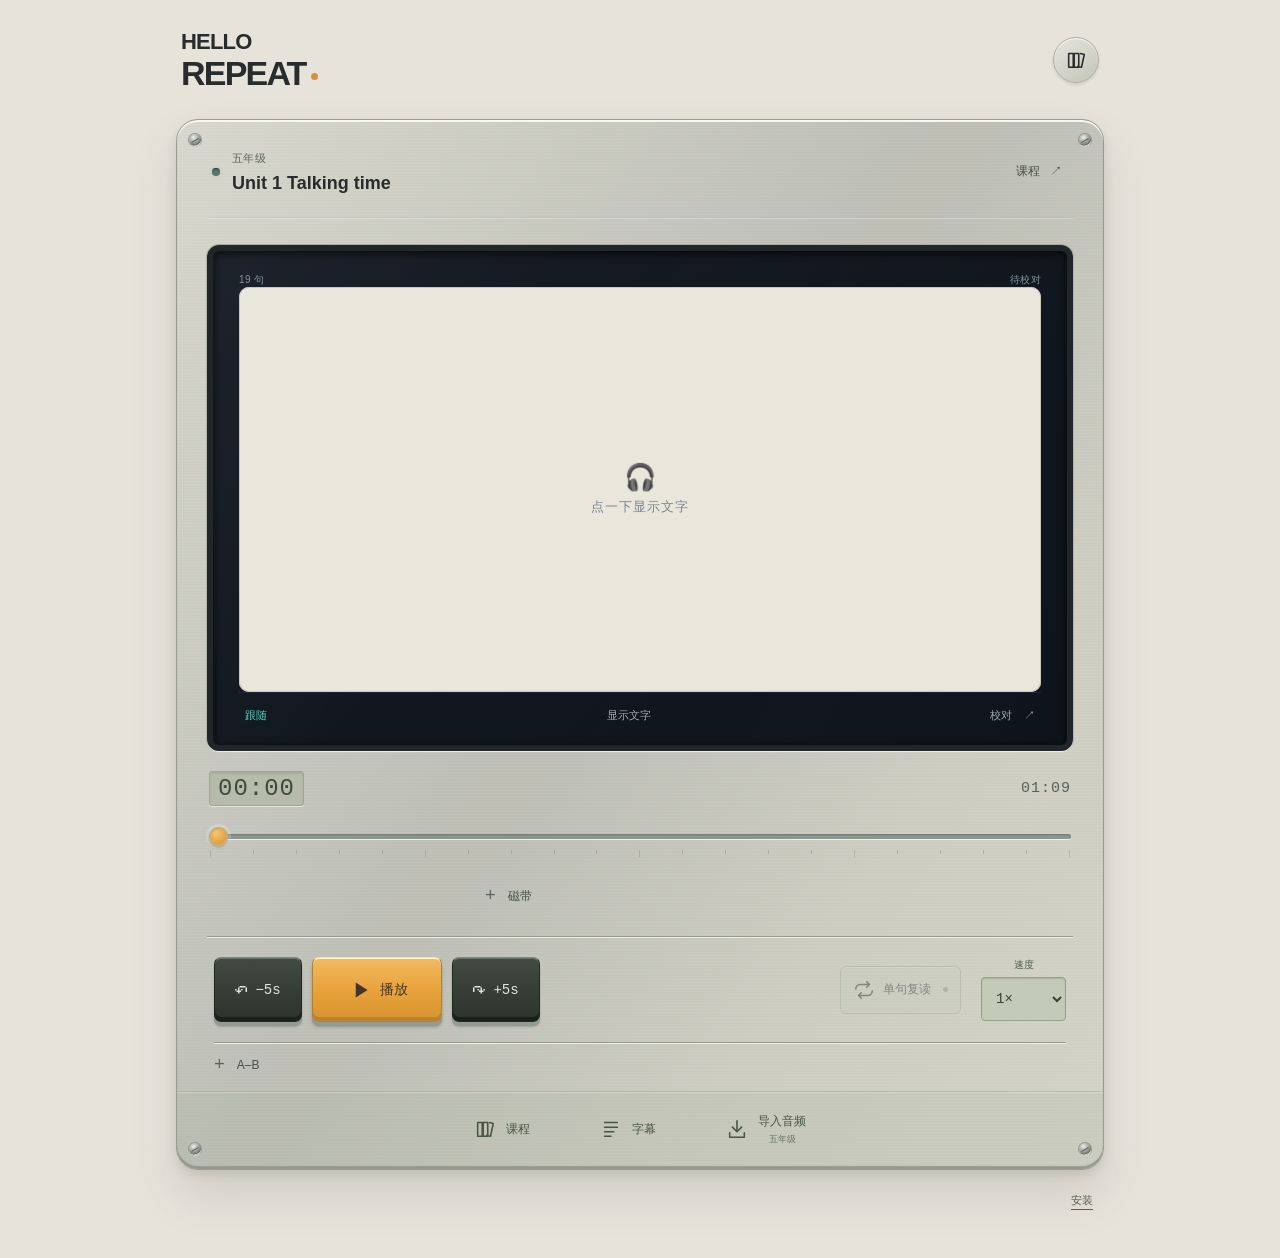
<file: index.html>
<!doctype html>
<html lang="zh-CN"><head><meta name="robots" content="noindex"><meta charset="UTF-8"/><meta name="viewport" content="width=device-width, initial-scale=1.0, viewport-fit=cover"/><meta name="theme-color" content="#c4c2b8"/><meta name="description" content="家里的英语逐句复读机：选课、精听、慢速与单句循环。"/><link rel="apple-touch-icon" href="./icons/icon-192.png"/><title>HELLO REPEAT · 家里的英语复读机</title>  <script type="module" crossorigin src="./assets/index-C0WTAuK8.js"></script>
  <link rel="stylesheet" crossorigin href="./assets/index-DEw87z1Y.css">
<link rel="manifest" href="./manifest.webmanifest"></head><body><div id="root"></div></body></html>
</file>
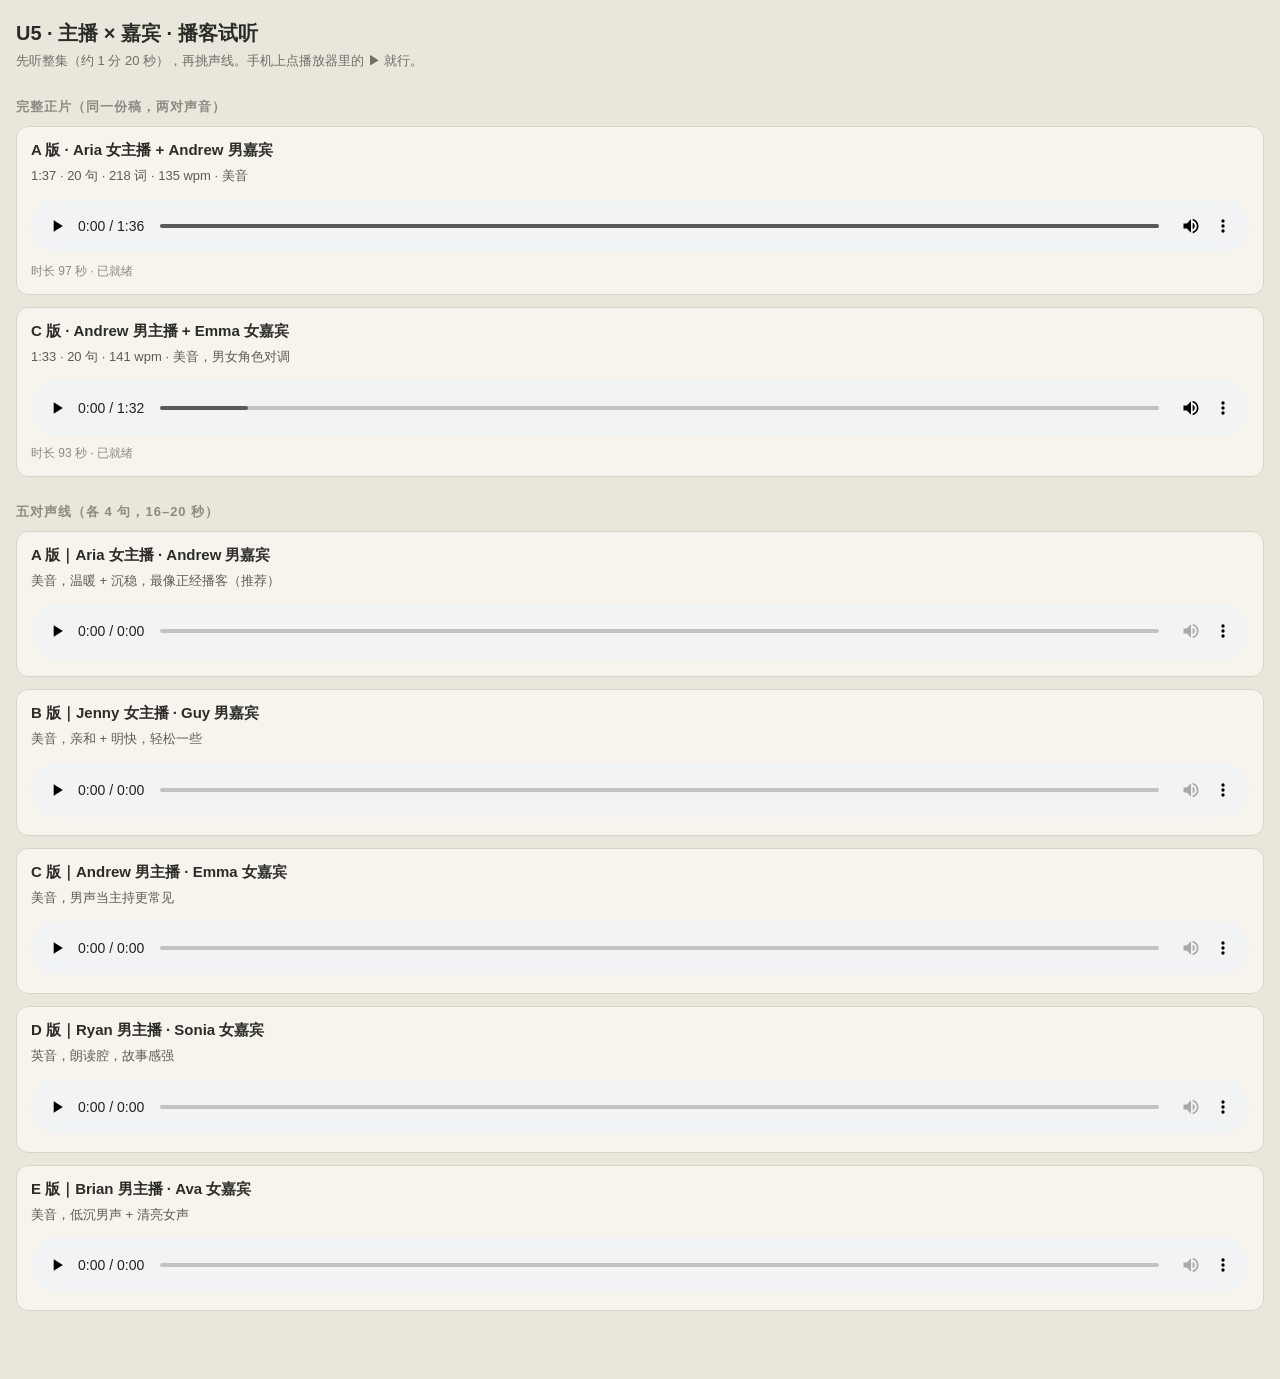
<file: podcast-sample/voices.html>
<!doctype html>
<html lang="zh-CN">
<head>
<meta charset="utf-8">
<meta name="viewport" content="width=device-width,initial-scale=1">
<title>复读机 · 播客试听</title>
<style>
  body{font-family:-apple-system,"PingFang SC",sans-serif;background:#e9e7dc;color:#2b2b28;margin:0;padding:20px 16px 56px}
  h1{font-size:20px;margin:0 0 4px}
  p.lead{color:#6f6f68;font-size:13px;margin:0 0 18px;line-height:1.6}
  h2.sec{font-size:13px;letter-spacing:1px;color:#8b8b82;margin:26px 0 10px;font-weight:600}
  section{background:#f6f4ec;border:1px solid #d8d5c8;border-radius:12px;padding:14px;margin-bottom:12px}
  h3{font-size:15px;margin:0 0 6px}
  p{font-size:13px;color:#5c5c55;margin:0 0 10px;line-height:1.5}
  small{color:#8b8b82;word-break:break-all}
  audio{width:100%;margin-top:4px}
  .note{font-size:12px;color:#8b8b82;margin-top:6px}
</style>
</head>
<body>
<h1>U5 · 主播 × 嘉宾 · 播客试听</h1>
<p class="lead">先听整集（约 1 分 20 秒），再挑声线。手机上点播放器里的 ▶ 就行。</p>

<h2 class="sec">完整正片（同一份稿，两对声音）</h2>
<section>
  <h3>A 版 · Aria 女主播 + Andrew 男嘉宾</h3>
  <p>1:37 · 20 句 · 218 词 · 135 wpm · 美音</p>
  <audio controls preload="metadata" src="u5-interview-a.mp3"></audio>
  <div class="note"></div>
</section>
<section>
  <h3>C 版 · Andrew 男主播 + Emma 女嘉宾</h3>
  <p>1:33 · 20 句 · 141 wpm · 美音，男女角色对调</p>
  <audio controls preload="metadata" src="u5-interview-c.mp3"></audio>
  <div class="note"></div>
</section>

<h2 class="sec">五对声线（各 4 句，16–20 秒）</h2>
<section><h3>A 版｜Aria 女主播 · Andrew 男嘉宾</h3><p>美音，温暖 + 沉稳，最像正经播客（推荐）</p><audio controls preload="none" src="pair1.mp3"></audio></section>
<section><h3>B 版｜Jenny 女主播 · Guy 男嘉宾</h3><p>美音，亲和 + 明快，轻松一些</p><audio controls preload="none" src="pair2.mp3"></audio></section>
<section><h3>C 版｜Andrew 男主播 · Emma 女嘉宾</h3><p>美音，男声当主持更常见</p><audio controls preload="none" src="pair3.mp3"></audio></section>
<section><h3>D 版｜Ryan 男主播 · Sonia 女嘉宾</h3><p>英音，朗读腔，故事感强</p><audio controls preload="none" src="pair4.mp3"></audio></section>
<section><h3>E 版｜Brian 男主播 · Ava 女嘉宾</h3><p>美音，低沉男声 + 清亮女声</p><audio controls preload="none" src="pair5.mp3"></audio></section>

<script>
// 兜底：万一浏览器对分段播放不买账，就整段取回来用 blob 播（和复读机主程序同一条路）
document.querySelectorAll('audio').forEach(function (a) {
  var note = a.parentElement.querySelector('.note');
  var done = false;
  function fallback() {
    if (done) return; done = true;
    if (note) note.textContent = '正在换一种方式加载…';
    fetch(a.getAttribute('src')).then(function (r) { return r.blob(); }).then(function (b) {
      a.src = URL.createObjectURL(b); a.load();
      if (note) note.textContent = '';
    }).catch(function () { if (note) note.textContent = '音频没取到，请刷新页面再试'; });
  }
  a.addEventListener('error', fallback);
  a.addEventListener('stalled', function () { setTimeout(function () { if (a.readyState === 0) fallback(); }, 4000); });
  a.addEventListener('loadedmetadata', function () {
    if (note) note.textContent = '时长 ' + Math.round(a.duration) + ' 秒 · 已就绪';
  });
});
</script>
</body>
</html>
</file>
<file: assets/index-DEw87z1Y.css>
:root{font-family:Segoe UI,Microsoft YaHei,sans-serif;color:#292c2c;background:#e5e3da;font-synthesis:none;text-rendering:optimizeLegibility;font-weight:400;--metal:#c4c2b8;--ink:#10151b;--orange:#e8a13a;--muted:#87929d;--line:#a7a69c}*{box-sizing:border-box}body{margin:0;min-width:320px}button,input,select,textarea{font:inherit}button,a,input,select,textarea{-webkit-tap-highlight-color:transparent}button{cursor:pointer;border:0;background:none;color:inherit}button:disabled{cursor:default;opacity:.45}button:focus-visible,a:focus-visible,input:focus-visible,select:focus-visible,textarea:focus-visible{outline:3px solid #26786d;outline-offset:4px}button{touch-action:manipulation}button svg{flex-shrink:0}a{color:inherit}.room{max-width:1220px;margin:auto;padding:42px 36px calc(36px + env(safe-area-inset-bottom));padding-top:max(32px,env(safe-area-inset-top))}.page-header{display:flex;align-items:center;justify-content:space-between;margin:0 5px 30px}.brand{text-decoration:none;display:flex;flex-direction:column;line-height:.91;font-weight:900;letter-spacing:-1.8px;font-size:34px;font-family:Arial Black,Segoe UI,sans-serif}.brand>span{font-size:22px;letter-spacing:-.8px;margin-bottom:6px}.brand>b{position:relative}.brand-dot{display:inline-block;width:7px;height:7px;border-radius:50%;background:#db9035;margin-left:5px;vertical-align:middle}.header-actions{display:flex;align-items:center;gap:24px}.edition{font-size:13px;color:#666a65;letter-spacing:1px}.round-button{width:46px;height:46px;border-radius:50%;display:grid;place-items:center;background:linear-gradient(145deg,#e5e5dc,#c3c4ba);border:1px solid #adada4;box-shadow:inset 0 1px 1px #ffffffe0,0 2px 3px #66635f25}.round-button:hover{background:#ecebe2}.deck{position:relative;border:1px solid #9b9c91;border-radius:22px;padding:22px 30px 0;background:repeating-linear-gradient(0deg,#ffffff06 0px 1px,#00000002 1px 3px),linear-gradient(125deg,#d8d8cf,#bebfb5 48%,#cecec3,#d4d4c9);box-shadow:inset 0 2px #f7f8f0,inset 0 -3px 1px #93958b,0 25px 45px #54534b25,0 5px 8px #64645b25}.screw{position:absolute;width:12px;height:12px;border-radius:50%;background:radial-gradient(circle at 38% 28%,#ebeee6,#a3a69e 45%,#696d67 70%,#cdcec5 74%);box-shadow:0 1px 1px #ffffffb0,0 0 0 1px #91958b}.screw:after{content:"";position:absolute;left:2px;right:2px;height:1px;top:6px;background:#5c645c;transform:rotate(-30deg)}.screw-tl{left:12px;top:14px}.screw-tr{right:12px;top:14px}.screw-bl{left:12px;bottom:14px}.screw-br{right:12px;bottom:14px}.deck-top{display:flex;align-items:center;justify-content:space-between;gap:20px;padding:6px 5px 22px;border-bottom:1px solid #9b9e933a;box-shadow:0 1px #ffffff50}.track-heading{display:flex;align-items:center;gap:12px;min-width:0}.track-heading>div{min-width:0}.track-source{font-size:11px;color:#5c655d;letter-spacing:.4px}h1{font-size:18px;font-weight:600;margin:5px 0 0;overflow-wrap:anywhere;line-height:1.35}.status-light{width:8px;height:8px;flex-shrink:0;border-radius:50%;background:#53776b;box-shadow:0 0 0 3px #b7bdb12a,inset 0 1px 1px #273b2a}.status-light.lit{background:#51cfc0;box-shadow:0 0 9px #27bbaa80,inset 0 1px 1px #ffffff80}.text-button{height:44px;flex-shrink:0;display:flex;align-items:center;gap:10px;font-size:12px;color:#465048}.text-button:hover{color:#111}.deck-body{display:grid;grid-template-columns:minmax(0,1.35fr) minmax(0,1fr);padding-top:27px;gap:28px}.reading-area{min-width:0}.display{position:relative;background:linear-gradient(135deg,#171e27,#0e141b 70%);border:6px solid #20262a;border-radius:12px;padding:22px 26px 17px;box-shadow:0 1px 1px #ffffffe0,inset 0 2px 8px #000c,0 0 0 1px #a8aca2;overflow:hidden}.display:before{content:"";pointer-events:none;position:absolute;inset:0;background:linear-gradient(118deg,#ffffff06,transparent 35%,#cdeaff03 75%,transparent);border-radius:6px}.display-meta{display:flex;justify-content:space-between;gap:12px;font-size:10px;color:#7f929e;letter-spacing:.5px}.cue-neighbor{color:#87929d;font-family:Trebuchet MS,Segoe UI,sans-serif;font-size:14px;line-height:1.55;margin:24px 0 0;overflow-wrap:anywhere}.current-wrap{min-height:144px;display:flex;align-items:center}.current-cue{font-family:Trebuchet MS,Segoe UI,sans-serif;color:#f3f5f7;font-size:clamp(23px,2.5vw,32px);font-weight:500;line-height:1.5;letter-spacing:-.3px;margin:20px 0;text-wrap:pretty;overflow-wrap:anywhere}.empty-cue{font-family:inherit;font-size:23px;color:#b8c2c9;font-weight:400}.cue-neighbor.next{margin:0}.display-foot{display:flex;align-items:end;justify-content:space-between;margin-top:24px;min-height:32px;gap:12px}.display-foot button{font-size:11px;color:#9eacb5;min-height:44px;display:flex;gap:12px;align-items:center}.screen-bars{display:flex;align-items:end;gap:3px;height:22px;opacity:.6;margin-bottom:11px}.screen-bars i{width:2px;background:#426676}.screen-bars i.on{background:#719bae}.timeline{padding:20px 2px 17px}.timeline-labels{display:flex;align-items:center;justify-content:space-between;font-size:10px;color:#566258;gap:12px}.lcd-time{font-family:Consolas,Courier New,monospace;font-size:24px;letter-spacing:1px;background:#b6bbac;border:1px solid #a1a793;padding:3px 8px;box-shadow:inset 0 2px 2px #4f574926,0 1px #e3e4dc;border-radius:3px;color:#3d4b3d}.total-time{font-family:Consolas,monospace;font-size:15px;letter-spacing:1px}.progress{display:block;width:100%;height:44px;appearance:none;-webkit-appearance:none;background:transparent;cursor:pointer;margin:8px 0 0;touch-action:none}.progress::-webkit-slider-runnable-track{height:5px;border-radius:3px;background:linear-gradient(to right,#e8a13a var(--progress),#8f9690 var(--progress));box-shadow:inset 0 1px 2px #323c3855,0 1px #eef0e3}.progress::-webkit-slider-thumb{-webkit-appearance:none;width:19px;height:19px;border-radius:50%;margin-top:-7px;background:radial-gradient(circle at 35% 30%,#f5c472,#d99327);border:2px solid #d0ad6d;box-shadow:0 2px 3px #493f3350,0 0 0 3px #ffffff35}.progress::-moz-range-track{height:5px;background:#8f9690;border-radius:3px}.progress::-moz-range-progress{height:5px;background:#e8a13a}.progress::-moz-range-thumb{width:17px;height:17px;background:#e8a13a;border-radius:50%;border:2px solid #d0ad6d}.timeline-ticks{display:flex;justify-content:space-between;margin-top:-8px;padding:0 1px}.timeline-ticks i{width:1px;height:4px;background:#7c84775c}.timeline-ticks i:nth-child(5n+1){height:7px}.mechanical-area{align-self:center;min-width:0;padding:0 2px 20px}.cassette{position:relative;border:1px solid #71776c;border-radius:15px;padding:16px 16px 13px;background:linear-gradient(145deg,#26312b,#141c18 55%,#29332b);box-shadow:inset 0 1px #b7c4b757,inset 0 -3px #080c08,0 2px #e2e5d6,0 4px 8px #373e3650}.cassette:before,.cassette:after{content:"";position:absolute;top:8px;width:5px;height:5px;border-radius:50%;background:#9fac9b;box-shadow:inset 0 1px 2px #2e432f}.cassette:before{left:8px}.cassette:after{right:8px}.cassette-top{display:flex;align-items:center;justify-content:space-between;gap:6px;font-family:Consolas,monospace;font-size:8px;letter-spacing:.6px;color:#a5b19e;border-bottom:1px solid #65755b50;padding:2px 0 13px}.tape-window{position:relative;display:flex;align-items:center;justify-content:space-between;gap:16px;margin:22px 0;background:linear-gradient(0deg,#a5946030,#ccba8040);border:1px solid #6d7351;border-radius:14px;padding:8px 2px;box-shadow:inset 0 0 18px #000a}.reel{position:relative;aspect-ratio:1;width:45%;border-radius:50%;background:repeating-radial-gradient(circle,#1b2020 0px 2px,#303632 3px,#171e19 4px);border:3px solid #121612;box-shadow:0 0 0 1px #74816c,inset 0 2px 2px #a2aaa34d,0 3px 5px #000b}.reel-spin{position:absolute;inset:13%;border-radius:50%;background:radial-gradient(circle,#9b9e80 10%,#565e48 29%,#222a22 32%,#444d3d 64%,#171d17 68%);animation:reel-turn 10s linear infinite;animation-play-state:paused}.turning .reel-spin{animation-play-state:running}.reel-spin i{position:absolute;left:44%;top:12%;width:12%;height:24%;border-radius:6px;background:#0b110d;transform-origin:50% 160%;box-shadow:inset 0 1px 2px #000}.reel-spin i:nth-child(2){transform:rotate(60deg)}.reel-spin i:nth-child(3){transform:rotate(120deg)}.reel-spin i:nth-child(4){transform:rotate(180deg)}.reel-spin i:nth-child(5){transform:rotate(240deg)}.reel-spin i:nth-child(6){transform:rotate(300deg)}.reel-hub{position:absolute;inset:35%;border-radius:50%;background:linear-gradient(145deg,#899080,#353e31);border:2px solid #21291f;display:grid;place-items:center;box-shadow:0 1px 3px #0008,inset 0 1px 1px #c5ccbd70}.reel-hub b{width:38%;height:38%;border-radius:50%;background:#182018;box-shadow:inset 0 1px 1px #000,0 1px #adbaa170}.tape-ribbon{position:absolute;inset:40% 0;background:repeating-linear-gradient(0deg,#815b2d 0px 2px,#74582e 2px 4px);box-shadow:0 2px 3px #0009}.cassette-foot{display:flex;align-items:center;justify-content:space-between;font-size:13px;color:#b5b79b}.tape-label{border:1px solid #88916c70;background:#bac19b;color:#424d39;font-size:9px;font-family:Consolas,monospace;padding:5px 7px;box-shadow:inset 0 1px #dde2b5}.mechanical-caption{display:flex;justify-content:space-between;margin:16px 4px 22px;font-size:10px;color:#5c665c}.model-number{font-family:Consolas,monospace;letter-spacing:2px}.speaker-grille{height:35px;max-width:210px;margin:auto;border-radius:3px;background:repeating-linear-gradient(0deg,#505b4f 0px 2px,#c6cbc0 2px 5px);opacity:.65}.control-panel{display:flex;align-items:center;justify-content:space-between;gap:24px;padding:23px 7px 25px;border-top:1px solid #969b8c;box-shadow:inset 0 1px #edf0df}.primary-controls{display:flex;align-items:center;gap:10px}.mechanical-key{min-width:88px;height:65px;border-radius:7px;display:flex;align-items:center;justify-content:center;gap:8px;background:linear-gradient(#424b42,#2b332b);color:#e2e7da;border:1px solid #20281e;border-top-color:#7f8977;box-shadow:inset 0 1px #c8d2c34d,inset 0 -4px #192119,0 4px #929b8d,0 5px 2px #595e5555;transition:transform .12s,box-shadow .12s}.mechanical-key:not(:disabled):active{transform:translateY(3px);box-shadow:inset 0 1px #c8d2c34d,inset 0 -2px #192119,0 1px #929b8d}.skip-key>span{font-size:24px}.skip-key b{font-family:Consolas,monospace;font-size:14px;font-weight:400}.play-key{width:130px;background:linear-gradient(#f2ba60,#e8a13a 55%,#d6932f);color:#443624;border-color:#b18039;border-top-color:#fce0a3;box-shadow:inset 0 1px #fff7c5,inset 0 -4px #b98331,0 4px #929b8d,0 5px 3px #595e5570}.play-key svg{width:26px;height:26px}.play-key span{font-size:14px;font-weight:650}.learning-controls{display:flex;align-items:center;gap:20px}.loop-button{min-height:48px;display:flex;align-items:center;gap:8px;font-size:12px;padding:0 12px;border:1px solid #a2ab9a;border-radius:6px;background:#c2c9b855;box-shadow:inset 0 1px #e7ebdc80}.loop-button i{width:5px;height:5px;border-radius:50%;background:#879782;margin-left:4px}.loop-button.selected{background:#b0bda2;border-color:#7e9375;color:#253d22}.loop-button.selected i{background:#45873e;box-shadow:0 0 5px #43853060}.speed-control{display:flex;flex-direction:column;align-items:center;gap:5px;font-size:10px;color:#535e50}.speed-control select{min-width:77px;min-height:44px;padding:0 10px;border:1px solid #939f88;background:#c4cab8;border-radius:4px;color:#354530;font-family:Consolas,monospace;font-size:14px;box-shadow:inset 0 1px 1px #55664930}.deck-nav{margin:0 -30px;display:flex;justify-content:center;gap:58px;padding:15px 25px 18px;border-top:1px solid #979e8d66;background:#a7af9c30;box-shadow:inset 0 1px #edf0df60;border-radius:0 0 21px 21px}.deck-nav button{min-height:44px;display:flex;gap:10px;align-items:center;color:#485541;font-size:12px}.deck-nav button:hover{color:#1e2d17}.below-deck{display:flex;align-items:center;justify-content:space-between;margin:24px 5px 0;color:#747b6d;font-size:11px}.quiet-button{font-size:11px;min-height:44px;color:#59624f;text-decoration:underline;text-underline-offset:5px}.install-help{max-width:650px;margin:12px auto;background:#f3f4e9;border:1px solid #c2c9b6;padding:14px 20px;font-size:12px;color:#475440;line-height:1.7;border-radius:8px}.message{position:fixed;z-index:3;bottom:max(24px,env(safe-area-inset-bottom));left:50%;transform:translate(-50%);max-width:min(560px,calc(100% - 32px));background:#f4f4e9;padding:15px 22px;border:1px solid #a6b19a;border-radius:9px;font-size:13px;box-shadow:0 4px 24px #1f301f30;color:#374b2f}.message.error{border-color:#c08d74;color:#7c452c}.update-banner{position:fixed;z-index:4;bottom:20px;right:20px;background:#e8ecd8;border:1px solid #a3ad93;padding:12px 16px;border-radius:7px;display:flex;align-items:center;gap:16px;font-size:12px;box-shadow:0 3px 15px #23401825}.update-banner button{min-height:44px;color:#315a26;text-decoration:underline}.panel{width:min(700px,calc(100vw - 32px));max-height:calc(100dvh - 48px);border:1px solid #a1aa96;border-radius:17px;padding:0;background:#f0f1e7;box-shadow:0 30px 100px #09130d60;color:#2c3826;overflow:auto}.panel::backdrop{background:#12211685;-webkit-backdrop-filter:blur(5px);backdrop-filter:blur(5px)}.panel-content{padding:28px}.panel-header{position:sticky;top:0;z-index:1;display:flex;align-items:center;justify-content:space-between;gap:20px;background:#f0f1e7;padding-bottom:12px}.panel-kicker{font-size:10px;letter-spacing:1.2px;color:#79846f;font-family:Consolas,monospace}h2{margin:8px 0 0;font-size:25px;font-weight:550;letter-spacing:-.7px}.tabs{display:flex;gap:25px;border-bottom:1px solid #c9cfbf;margin:28px 0 9px}.tabs button{min-height:46px;padding:0 2px 12px;font-size:13px;color:#7b8472;position:relative}.tabs button span{font-family:Consolas,monospace;margin-left:6px;font-size:11px}.tabs button.active{color:#334629}.tabs button.active:after{content:"";position:absolute;height:2px;left:0;right:0;bottom:-1px;background:#4f6940}.course-row{border-bottom:1px solid #d1d6c8;padding:7px 0;display:flex;align-items:center;gap:12px}.course-open{min-height:98px;display:flex;align-items:center;gap:16px;flex:1;text-align:left;min-width:0;padding:8px 0}.course-number{align-self:flex-start;padding-top:7px;font-family:Consolas,monospace;font-size:13px;color:#a7b09c}.course-open>span:nth-child(2){display:flex;flex-direction:column;gap:5px;min-width:0}.course-open small{font-size:10px;color:#7a886f}.course-open strong{font-weight:550;line-height:1.4;font-size:16px;overflow-wrap:anywhere}.course-open em{font-size:11px;font-style:normal;color:#87917b}.course-arrow{font-size:18px;margin-left:auto;color:#879d7a}.course-row.active .course-number,.course-row.active .course-arrow{color:#6b924e}.save-course{width:82px;min-height:52px;display:flex;flex-direction:column;align-items:center;gap:5px;background:#e3e9d9;border:1px solid #bdc9ae;border-radius:6px;flex-shrink:0;font-size:10px;color:#61764f}.save-course svg{width:17px;height:17px}.save-course:disabled{background:transparent;border-color:#d1d8c6;opacity:.7}.panel-primary{display:flex;justify-content:center;align-items:center;gap:8px;min-height:48px;background:#3e5033;color:#f4f4e8;border-radius:6px;padding:0 22px;margin-top:24px;font-size:13px;width:100%}.panel-primary:hover{background:#4c6540}.empty-state{font-size:13px;line-height:1.8;color:#7b8771;padding:30px 6px}.local-row{padding:15px 0;border-bottom:1px solid #d1d6c8;display:flex;align-items:center;justify-content:space-between;gap:10px}.local-open{display:flex;flex-direction:column;gap:6px;min-height:55px;justify-content:center;text-align:left;min-width:0;flex:1}.local-open strong{font-size:14px;font-weight:550;overflow-wrap:anywhere}.local-open span{font-size:10px;color:#7f8a73}.local-actions{display:flex;gap:5px;flex-shrink:0}.local-actions button{font-size:11px;min-height:44px;min-width:44px;color:#687f55}.local-row form{display:flex;gap:8px;align-items:end;flex-wrap:wrap}.local-row form button{min-height:44px;padding:8px;font-size:12px}.transcript-tools{display:flex;align-items:center;gap:15px;margin:24px 0 14px;border-bottom:1px solid #c9cfbf;padding-bottom:12px;font-size:11px}.transcript-tools button{min-height:44px;border:1px solid #c1cbb4;background:#e7eddc;border-radius:5px;padding:0 12px;color:#788d63}.transcript-tools button.active{background:#d4dfc5;color:#425c32}.transcript-tools span{margin-left:auto;color:#849079}.transcript-list{max-height:58dvh;overflow:auto;overscroll-behavior:contain;scroll-padding:10px}.transcript-row{display:flex;align-items:center;border-bottom:1px solid #d8ddcf;gap:6px;padding:4px 0;border-radius:5px}.transcript-row.active{background:#e0e8d3;border-color:#c3d0b2}.transcript-row.looping{box-shadow:inset 3px 0 #698b4b}.sentence-jump{display:flex;align-items:center;min-width:0;gap:16px;flex:1;text-align:left;min-height:70px;padding:12px 8px}.sentence-jump>span{font-family:Consolas,monospace;font-size:11px;color:#87967a;flex-shrink:0}.sentence-jump small{display:block;color:#a0ac95;font-size:9px;margin-top:5px}.sentence-jump p{font-family:Trebuchet MS,Segoe UI,sans-serif;font-size:16px;line-height:1.55;overflow-wrap:anywhere;margin:0;font-weight:400}.sentence-jump svg{width:16px;flex-shrink:0;color:#5d8540}.edit-sentence{font-size:10px;color:#849777;min-height:44px;min-width:44px}.cue-editor h3{font-weight:550;font-size:17px;margin:24px 0}label{display:flex;flex-direction:column;font-size:12px;gap:8px;color:#64765a}textarea,input:not([type=range]):not([type=file]){padding:12px;border:1px solid #b9c6ac;border-radius:5px;background:#fafbf4;color:#354b2b;min-width:0;width:100%}textarea{resize:vertical;line-height:1.55}.time-fields{display:grid;grid-template-columns:1fr 1fr;gap:15px;margin-top:16px}.editor-actions{display:flex;align-items:center;gap:20px}.editor-actions>.panel-primary{flex:1}.editor-actions>button:last-child{font-size:12px;min-height:44px;margin-top:24px}.panel-message{font-size:12px;background:#e5ebd9;border:1px solid #c9d3bb;line-height:1.6;padding:12px;border-radius:5px;margin:18px 0 0}@keyframes reel-turn{to{transform:rotate(360deg)}}@media(min-width:1440px){.room{padding-top:65px}.page-header{margin-bottom:40px}.deck{padding-top:28px}.display{padding-top:24px;padding-bottom:20px}.current-wrap{min-height:166px}}@media(max-width:1023px){.room{padding:28px 24px calc(24px + env(safe-area-inset-bottom))}.deck{padding:20px 24px 0}.deck-body{grid-template-columns:1fr;gap:5px}.mechanical-area{width:360px;max-width:100%;margin:auto;padding-bottom:25px}.display{padding:23px 30px}.current-wrap{min-height:130px}.current-cue{font-size:30px}.speaker-grille{display:none}.deck-nav{margin:0 -24px}.control-panel{padding:22px 2px}.learning-controls{gap:15px}}@media(max-width:599px){.room{padding:22px 14px calc(18px + env(safe-area-inset-bottom))}.page-header{margin:0 3px 24px}.brand{font-size:27px}.brand>span{font-size:17px;margin-bottom:5px}.edition{display:none}.header-actions{gap:10px}.round-button{width:44px;height:44px}.deck{display:grid;padding:18px 18px 0;border-radius:17px}.deck-top{grid-row:1;padding:2px 0 18px;gap:10px}.track-heading{gap:9px}.track-source{font-size:10px}h1{font-size:14px;line-height:1.4}.text-button{font-size:10px;gap:4px}.deck-body{display:contents}.reading-area{grid-row:2;padding-top:19px}.control-panel{grid-row:3;flex-direction:column;gap:24px;padding:20px 0 23px}.mechanical-area{grid-row:4;width:100%;max-width:320px;padding:6px 16px 22px}.deck-nav{grid-row:5;gap:0;justify-content:space-around;margin:0 -18px;padding:12px 10px 14px;border-radius:0 0 16px 16px}.deck-nav button{gap:7px;font-size:10px}.deck-nav svg{width:17px}.display{padding:15px 16px 10px;border-width:5px;border-radius:9px}.display-meta{font-size:9px;gap:5px}.cue-neighbor{font-size:12px;line-height:1.55;margin-top:20px}.current-wrap{min-height:128px}.current-cue{font-size:24px;line-height:1.45;margin:18px 0}.empty-cue{font-size:18px;line-height:1.6}.display-foot{margin-top:10px}.display-foot button{font-size:10px;gap:6px}.screen-bars{gap:2px}.timeline{padding-top:17px;padding-bottom:21px}.lcd-time{font-size:21px}.total-time{font-size:12px}.primary-controls{width:100%;gap:8px}.mechanical-key{min-width:0;width:29%;height:60px;gap:5px}.play-key{width:42%}.skip-key>span{font-size:21px}.skip-key b,.play-key span{font-size:13px}.learning-controls{width:100%;justify-content:space-between;gap:20px;padding:0 8px}.loop-button{min-height:44px;padding:0 10px}.speed-control{flex-direction:row;gap:10px}.speed-control select{min-width:77px}.mechanical-caption{margin:12px 3px 0;font-size:9px}.cassette{padding:12px}.cassette-top{font-size:7px;padding-bottom:10px}.tape-window{margin:15px 0;gap:10px}.tape-label{font-size:7px;padding:4px}.below-deck{margin-top:15px;font-size:10px;gap:10px}.small-note{font-size:10px}.panel{width:calc(100vw - 20px);max-height:calc(100dvh - 28px);border-radius:13px}.panel-content{padding:22px 18px}.panel-header h2{font-size:23px}.course-open{gap:10px;min-height:104px}.course-open strong{font-size:14px}.course-open small{font-size:9px}.course-number{font-size:11px}.course-row{gap:8px}.save-course{width:66px;font-size:9px}.course-arrow{display:none}.sentence-jump{gap:12px;padding:12px 5px}.sentence-jump p{font-size:14px}.transcript-tools{gap:9px}.transcript-tools button{font-size:10px;padding:0 9px}.local-open strong{font-size:13px}.local-open span{line-height:1.6}.tabs{gap:21px}}@media(max-width:359px){.room{padding-left:10px;padding-right:10px}.deck{padding-left:15px;padding-right:15px}.deck-nav{margin-left:-15px;margin-right:-15px}.display{padding-left:12px;padding-right:12px}.current-cue{font-size:22px}.loop-button{font-size:11px;gap:6px}.loop-button svg{width:18px}.speed-control{gap:7px}.learning-controls{padding:0}.tape-label{font-size:6px}.track-source{font-size:9px}}@media(prefers-reduced-motion:reduce){*,*:before,*:after{animation:none!important;transition:none!important;scroll-behavior:auto!important}}.room{max-width:1000px}.deck-body{grid-template-columns:minmax(0,1fr);gap:0}.display{padding-bottom:8px}.sentence-screen{height:clamp(340px,45dvh,490px);overflow-y:auto;overscroll-behavior:contain;touch-action:pan-y;scrollbar-width:thin;scrollbar-color:#53616d #10151b;padding:8px 0 18px;position:relative;scroll-padding:8px}.screen-sentence{display:flex;align-items:baseline;gap:14px;text-align:left;width:100%;padding:14px 9px;min-height:66px;color:#626e79;border-left:2px solid transparent;border-radius:2px;font-family:Trebuchet MS,Segoe UI,sans-serif;font-size:21px;line-height:1.5;overflow-wrap:anywhere}.screen-sentence>span:last-child{min-width:0}.screen-sentence.current{font-size:clamp(24px,2.5vw,32px);color:#f3f5f7}.screen-sentence.upcoming{color:#87929d;font-size:22px}.screen-sentence.looping{border-left-color:#e8a13a;background:#ffffff04}.screen-number{font-family:Consolas,monospace;font-size:10px;color:#7f929e;flex-shrink:0;min-width:16px}.screen-gap{color:#87929d;font-size:12px;margin:9px}.display-foot{margin-top:0;min-height:44px;align-items:center;border-top:1px solid #87929d20}.display-foot .following{color:#51cfc0}.mechanical-area{width:310px;padding:0 0 18px;margin:0 auto;align-self:start}.mechanical-area summary,.ab-panel summary{cursor:pointer;min-height:44px;display:flex;align-items:center;gap:12px;font-size:12px;color:#465048;list-style:none}.mechanical-area summary:before,.ab-panel summary:before{content:"+";font:18px Consolas,monospace;color:#5c655d}.mechanical-area[open] summary:before,.ab-panel[open] summary:before{content:"−"}.mechanical-area summary::-webkit-details-marker,.ab-panel summary::-webkit-details-marker{display:none}.mechanical-area .cassette{margin-bottom:10px}.control-panel{padding-top:20px;padding-bottom:20px}.ab-panel{border-top:1px solid #969b8c;box-shadow:inset 0 1px #edf0df;margin:0 7px 4px}.ab-panel summary{justify-content:flex-start}.ab-panel summary span{margin-left:auto;color:#465e54;font-size:11px}.ab-controls{padding:0 0 18px}.ab-controls output{font:13px Consolas,monospace;display:block;margin:6px 0 12px;color:#3d4b3d}.ab-controls>div{display:flex;gap:8px;flex-wrap:wrap}.ab-controls button{min-height:44px;padding:0 15px;background:linear-gradient(#d9dbd0,#bbc1b0);border:1px solid #929d89;border-radius:5px;box-shadow:inset 0 1px #f7f8ef;font-size:12px}.below-deck{justify-content:flex-end;margin-top:8px}.tabs{flex-wrap:wrap;gap:8px 22px;margin-top:18px}.tabs button{white-space:nowrap;min-height:44px;padding-bottom:8px}.tabs button span{margin-left:3px}.import-target{margin-top:20px;display:flex;flex-direction:row;align-items:center;gap:14px;font-size:12px}.import-target select{min-height:44px;padding:0 10px;background:#e5e7dc;border:1px solid #a6b19a;border-radius:5px;color:#354530}.import-target+.panel-primary{margin-top:10px}.import-section-hint{display:block;font-size:9px;color:#687463;margin-top:3px}@media(max-width:599px){.room{padding-top:18px}.page-header{margin-bottom:18px}.deck-top{padding-bottom:12px}.reading-area{padding-top:14px}.display{padding:12px 12px 3px}.sentence-screen{height:clamp(325px,43dvh,410px);padding-bottom:14px}.screen-sentence{font-size:18px;gap:9px;padding:12px 4px;min-height:64px;line-height:1.48}.screen-sentence.current{font-size:24px}.screen-sentence.upcoming{font-size:18px}.screen-number{font-size:9px;min-width:13px}.control-panel{gap:16px;padding:14px 0 18px}.timeline{padding-top:12px;padding-bottom:12px}.learning-controls{padding:0;gap:12px}.speed-control select{min-width:80px}.display-foot button{font-size:11px}.ab-panel{grid-row:4;margin:0}.mechanical-area{grid-row:5;width:100%;max-width:290px;padding:0 0 10px}.deck-nav{grid-row:6}.ab-controls button{padding:0 12px}.tabs{gap:4px 14px}.tabs button{font-size:12px}.tabs button span{font-size:10px}}
</file>
